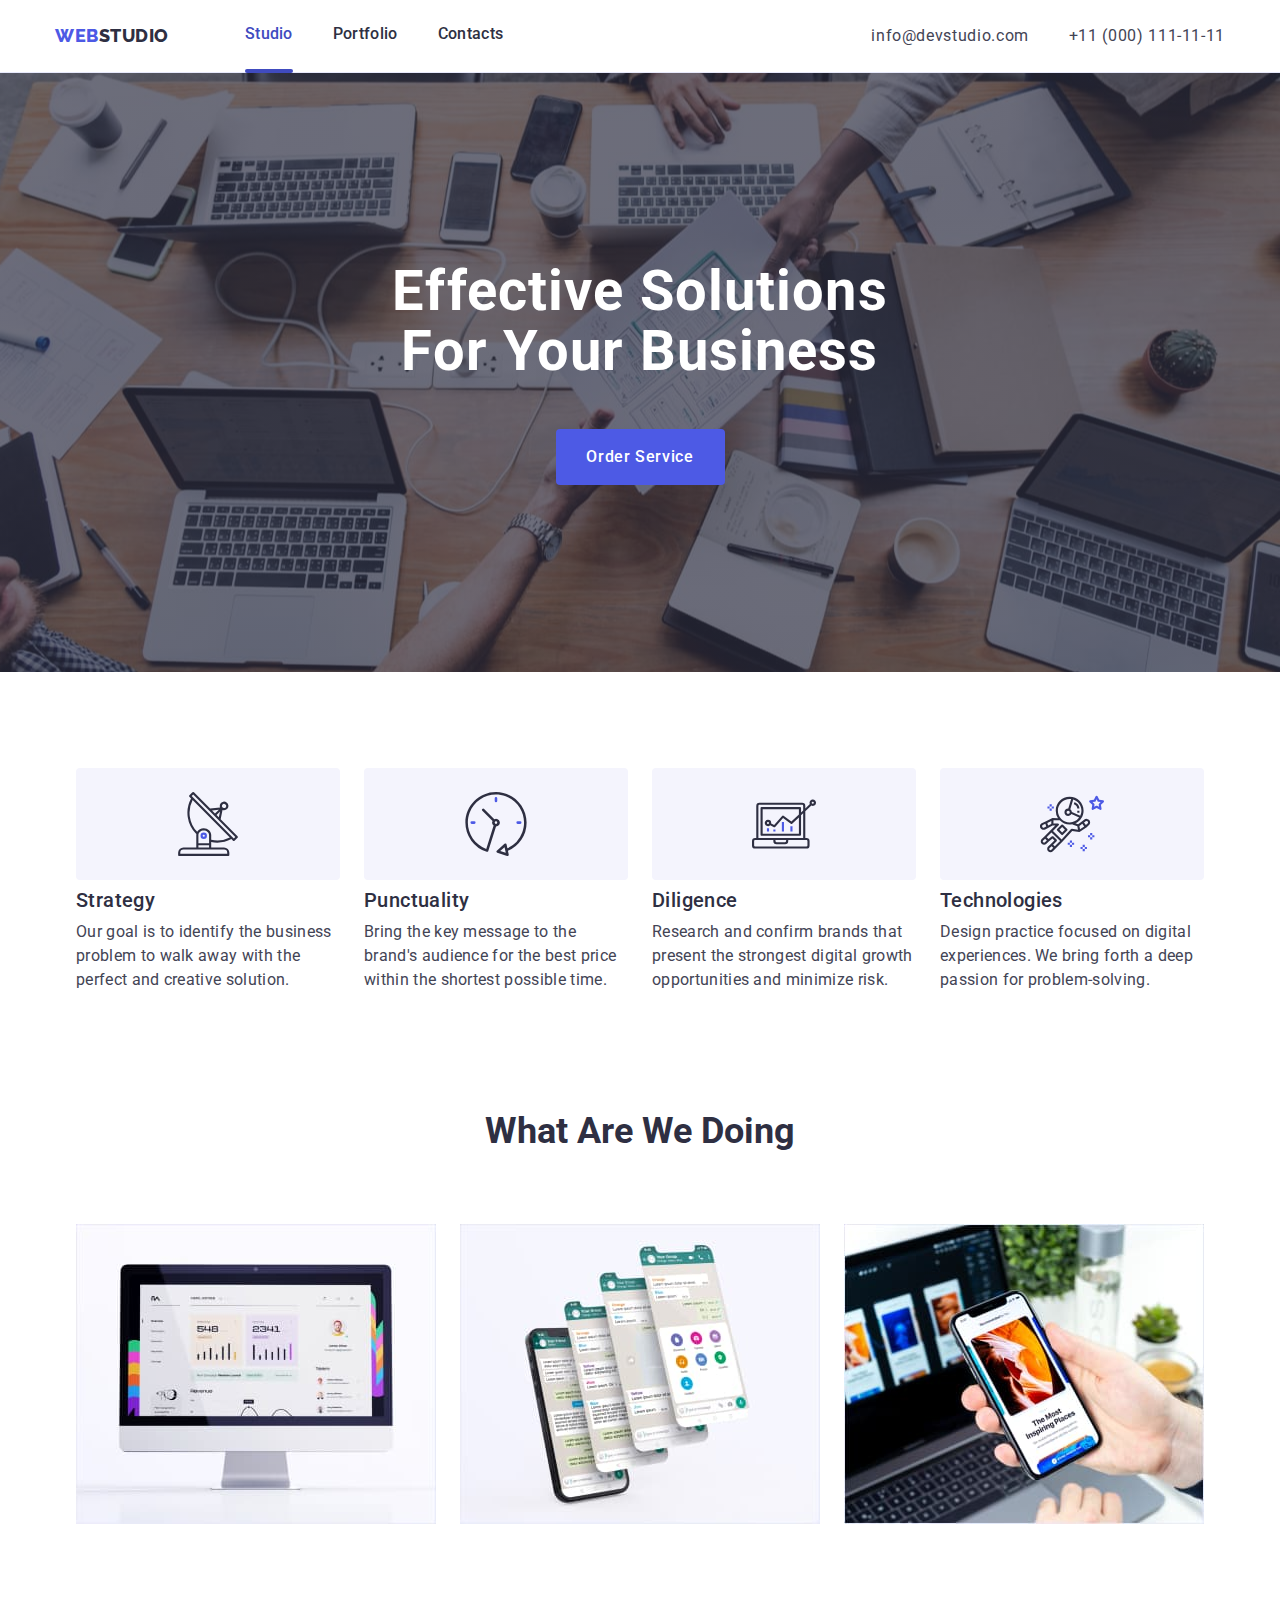
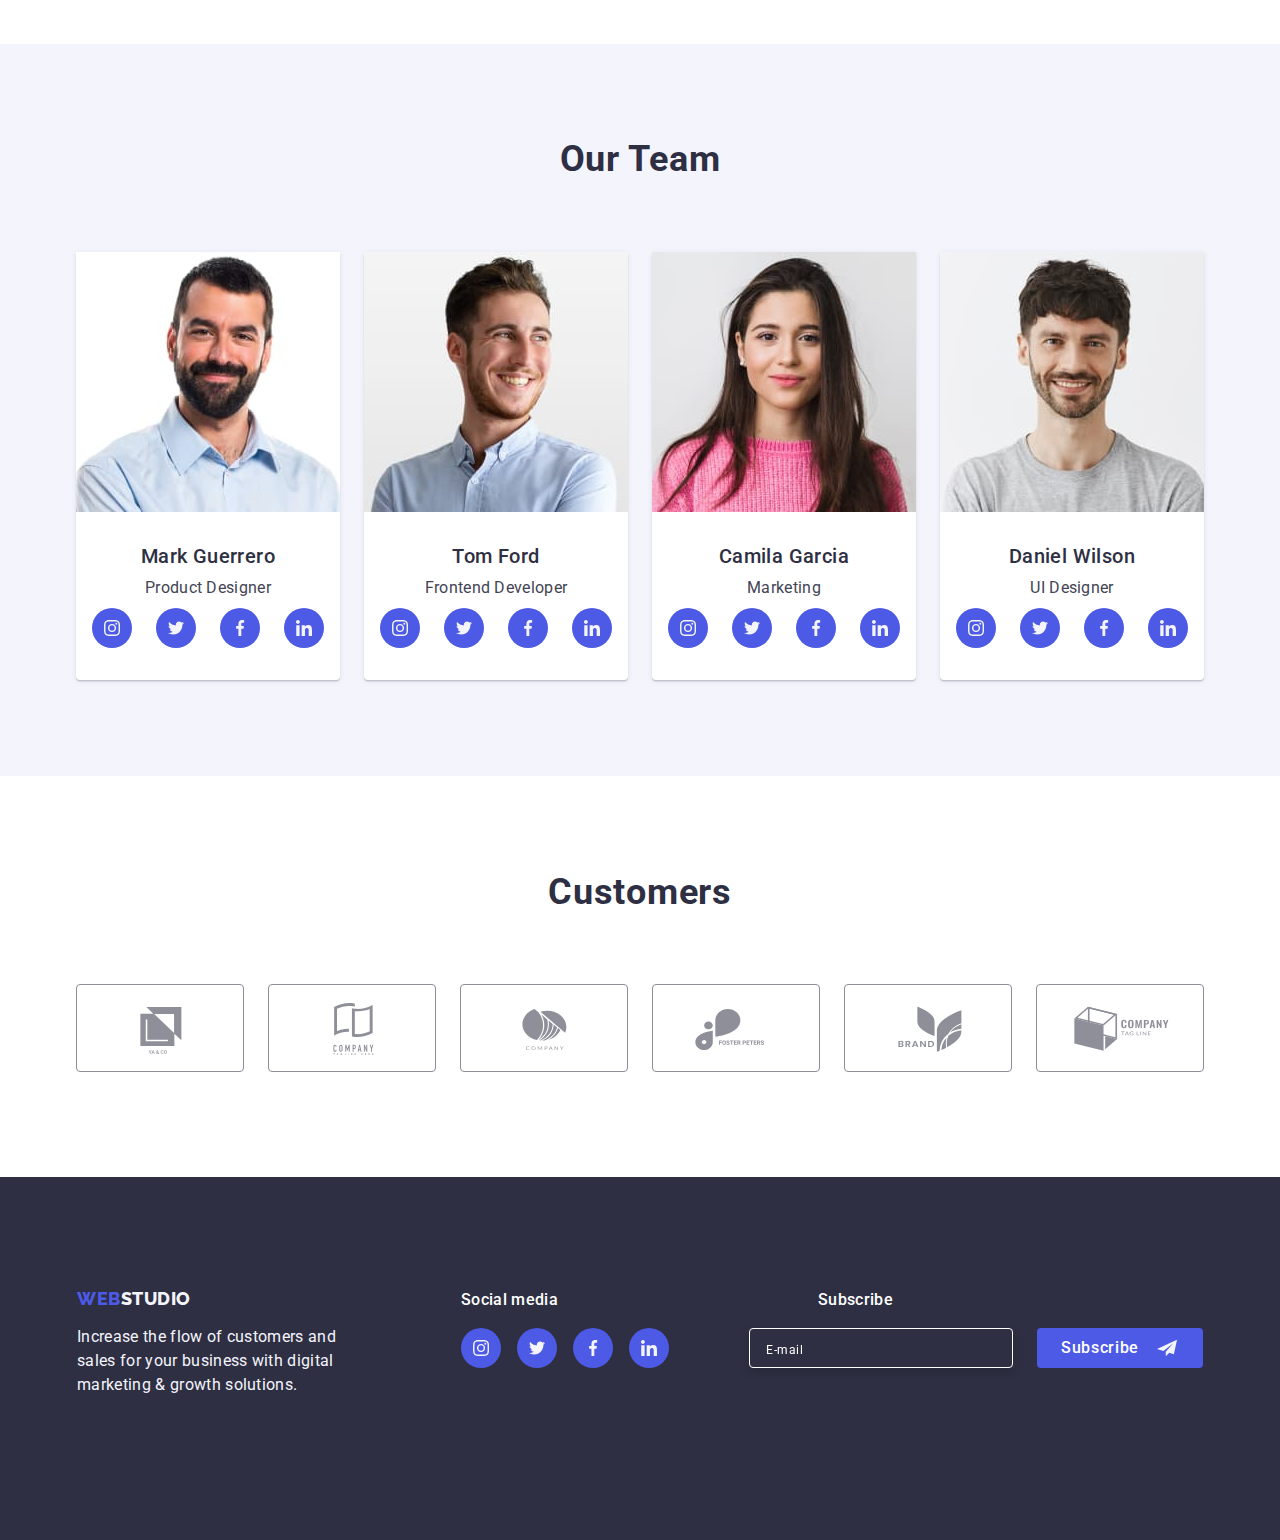
<file: index.html>
<!-- @format -->

<!DOCTYPE html>
<html lang="en">
  <head>
    <meta charset="UTF-8" />
    <meta http-equiv="X-UA-Compatible" content="IE=edge" />
    <meta name="viewport" content="width=device-width, initial-scale=1.0" />
    <title>Document</title>
    <link rel="stylesheet" href="./css/modern-normalize.css" />
    <link rel="stylesheet" href="./css/styles.css" />
    <link rel="preconnect" href="https://fonts.googleapis.com" />
    <link rel="preconnect" href="https://fonts.gstatic.com" crossorigin />
    <link
      href="https://fonts.googleapis.com/css2?family=Raleway:wght@800&family=Roboto:wght@400;500;700&display=swap"
      rel="stylesheet"
    />
  </head>
  <body class="body">
    <header class="header">
      <div class="header-container container">
        <nav class="header-nav">
          <a href="" class="header-logo link"
            >Web<span class="span-logo">Studio</span></a
          >
          <ul class="header-list list">
            <li class="header-item">
              <a href="./index.html" class="header-link link current">Studio</a>
            </li>
            <li class="header-item">
              <a href="./portfolio.html" class="header-link link">Portfolio</a>
            </li>
            <li class="header-item">
              <a href="" class="header-link link">Contacts</a>
            </li>
          </ul>
        </nav>
        <address class="header-connect">
          <ul class="header-connect-list list">
            <li class="header-connect-item">
              <a
                href="mailto:info@devstudio.com"
                class="header-connect-link link"
                >info@devstudio.com</a
              >
            </li>
            <li class="header-connect-item">
              <a href="tel:+110001111111" class="header-connect-link link"
                >+11 (000) 111-11-11</a
              >
            </li>
          </ul>
        </address>
        <button type="button" class="menu-open-btn" data-menu-open>
          <svg width="32" height="22" class="menu-open">
            <use href="./images/icons.svg#icon-burger-menu"></use>
          </svg>
        </button>
      </div>
      <div class="mob-menu is-hidden" data-menu>
        <button class="menu-close-btn" data-menu-close type="button">
          <svg width="16" height="16" class="menu-close-icon">
            <use href="./images/icons.svg#icon-close"></use>
          </svg>
        </button>
         <ul class="mob-menu-list list">
            <li class="mob-menu-item">
              <a href="./index.html" class="header-link link current">Studio</a>
            </li>
            <li class="mob-menu-item">
              <a href="./portfolio.html" class="header-link link">Portfolio</a>
            </li>
            <li class="mob-menu-item">
              <a href="" class="header-link link">Contacts</a>
            </li>
          </ul>
        </nav>
        <div>
          <address class="mob-menu-connect">
          <ul class="mob-menu-connect-list list">
             <li class="mob-menu-connect-item">
              <a href="tel:+110001111111" class="mob-menu-connect-link link"
                >+11 (000) 111-11-11</a
              >
            </li>
            <li class="mob-menu-connect-item">
              <a
                href="mailto:info@devstudio.com"
                class="mob-menu-mail-connect-link link"
                >info@devstudio.com</a
              >
            </li>
          </ul>
        </address>
          <ul class="mob-menu-list-svg list">
              <li class="mob-menu-item-svg">
                <a class="mob-menu-link-svg link" href="">
                  <svg width="16" height="16" class="mob-menu-ikon">
                    <use href="./images/icons.svg#icon-instagram"></use>
                  </svg>
                </a>
              </li>
              <li class="mob-menu-item-svg">
                <a class="mob-menu-link-svg link" href="">
                  <svg width="16" height="16" class="mob-menu-ikon">
                    <use href="./images/icons.svg#icon-twitter"></use>
                  </svg>
                </a>
              </li>
              <li class="mob-menu-item-svg">
                <a class="mob-menu-link-svg link" href="">
                  <svg width="16" height="16" class="mob-menu-ikon">
                    <use href="./images/icons.svg#icon-facebook"></use>
                  </svg>
                </a>
              </li>
              <li class="mob-menu-item-svg">
                <a class="mob-menu-link-svg link" href="">
                  <svg width="16" height="16" class="mob-menu-ikon">
                    <use href="./images/icons.svg#icon-linkedin"></use>
                  </svg>
                </a>
              </li>
            </ul>
        </div>
      </div>
      
    </header>
    <main>
      <section class="service">
        <div class="container">
          <h1 class="service-title">Effective Solutions for Your Business</h1>
          <button type="button" class="service-btn" data-modal-open>
            Order Service
          </button>
        </div>
      </section>
      <section class="skill">
        <div class="container">
          <h2 hidden class="skill-title">Your Business</h2>
          <ul class="skill-list list">
            <li class="skill-item">
               <div class="skill-svg">
                <svg width="64" heidth="64">
                  <use href="./images/icons.svg#icon-antenna"></use>
                </svg>
              </div>
              <h3 class="skill-title">Strategy</h3>
              <p class="skill-text">
                Our goal is to identify the business problem to walk away with
                the perfect and creative solution.
              </p>
            </li>
            <li class="skill-item">
               <div class="skill-svg">
                <svg width="64" heidth="64">
                  <use href="./images/icons.svg#icon-clock"></use>
                </svg>
              </div>
              <h3 class="skill-title">Punctuality</h3>
              <p class="skill-text">
                Bring the key message to the brand's audience for the best price
                within the shortest possible time.
              </p>
            </li>
            <li class="skill-item">
               <div class="skill-svg">
                <svg width="64" heidth="64">
                  <use href="./images/icons.svg#icon-diagram"></use>
                </svg>
              </div>
              <h3 class="skill-title">Diligence</h3>
              <p class="skill-text">
                Research and confirm brands that present the strongest digital
                growth opportunities and minimize risk.
              </p>
            </li>
            <li class="skill-item">
               <div class="skill-svg">
                <svg width="64" heidth="64">
                  <use href="./images/icons.svg#icon-astronaut"></use>
                </svg>
              </div>
              <h3 class="skill-title">Technologies</h3>
              <p class="skill-text">
                Design practice focused on digital experiences. We bring forth a
                deep passion for problem-solving.
              </p>
            </li>
          </ul>
        </div>
      </section>
      <section class="info">
        <div class="container">
          <h2 class="info-title">What are we doing</h2>
          <ul class="info-list list">
            <li class="info-item">
              <img
                src="./images/computer1.jpg"
                alt="ComputerApple"
                width="360"
                class="info-img"
              />
            </li>

            <li class="info-item">
              <img
                src="./images/watsapp.jpg"
                alt="WatsApp"
                width="360"
                class="info-img"
              />
            </li>
            <li class="info-item">
              <img
                src="./images/iphone.jpg"
                alt="Iphone"
                width="360"
                class="info-img"
              />
            </li>
          </ul>
        </div>
      </section>
      <section class="team">
        <div class="container">
          <h2 class="team-our-title">Our Team</h2>
          <ul class="team-list list">
            <li class="team-item">
              <img
                src="./images/markguerrero.jpg"
                alt="Mark Guerrero"
                width="264"
                class="info-img"
              />
              <div class="container-team">
                <h3 class="team-title">Mark Guerrero</h3>
                <p class="team-text">Product Designer</p>
                <ul class="team-list-svg list">
                  <li class="team-item-svg">
                    <a class="team-link-svg link" href="">
                      <svg width="16" height="16" class="team-ikon">
                        <use href="./images/icons.svg#icon-instagram"></use>
                      </svg>
                    </a>
                  </li>
                  <li class="team-item-svg">
                    <a class="team-link-svg link" href="">
                      <svg width="16" height="16" class="team-ikon">
                        <use href="./images/icons.svg#icon-twitter"></use>
                      </svg>
                    </a>
                  </li>
                  <li class="team-item-svg">
                    <a class="team-link-svg link" href="">
                      <svg width="16" height="16" class="team-ikon">
                        <use href="./images/icons.svg#icon-facebook"></use>
                      </svg>
                    </a>
                  </li>
                  <li class="team-item-svg">
                    <a class="team-link-svg link" href="">
                      <svg width="16" height="16" class="team-ikon">
                        <use href="./images/icons.svg#icon-linkedin"></use>
                      </svg>
                    </a>
                  </li>
                </ul>
              </div>
            </li>
            <li class="team-item">
              <img src="./images/tomford.jpg" alt="Tom Ford" width="264" />
              <div class="container-team">
                <h3 class="team-title">Tom Ford</h3>
                <p class="team-text">Frontend Developer</p>
                <ul class="team-list-svg list">
                  <li class="team-item-svg">
                    <a class="team-link-svg link" href="">
                      <svg width="16" height="16" class="team-ikon">
                        <use href="./images/icons.svg#icon-instagram"></use>
                      </svg>
                    </a>
                  </li>
                  <li class="team-item-svg">
                    <a class="team-link-svg link" href="">
                      <svg width="16" height="16" class="team-ikon">
                        <use href="./images/icons.svg#icon-twitter"></use>
                      </svg>
                    </a>
                  </li>
                  <li class="team-item-svg">
                    <a class="team-link-svg link" href="">
                      <svg width="16" height="16" class="team-ikon">
                        <use href="./images/icons.svg#icon-facebook"></use>
                      </svg>
                    </a>
                  </li>
                  <li class="team-item-svg">
                    <a class="team-link-svg link" href="">
                      <svg width="16" height="16" class="team-ikon">
                        <use href="./images/icons.svg#icon-linkedin"></use>
                      </svg>
                    </a>
                  </li>
                </ul>
              </div>
            </li>
            <li class="team-item">
              <img
                src="./images/camilagarcia.jpg"
                alt="Camila Garcia"
                width="264"
              />
              <div class="container-team">
                <h3 class="team-title">Camila Garcia</h3>
                <p class="team-text">Marketing</p>
                <ul class="team-list-svg list">
                  <li class="team-item-svg">
                    <a class="team-link-svg link" href="">
                      <svg width="16" height="16" class="team-ikon">
                        <use href="./images/icons.svg#icon-instagram"></use>
                      </svg>
                    </a>
                  </li>
                  <li class="team-item-svg">
                    <a class="team-link-svg link" href="">
                      <svg width="16" height="16" class="team-ikon">
                        <use href="./images/icons.svg#icon-twitter"></use>
                      </svg>
                    </a>
                  </li>
                  <li class="team-item-svg">
                    <a class="team-link-svg link" href="">
                      <svg width="16" height="16" class="team-ikon">
                        <use href="./images/icons.svg#icon-facebook"></use>
                      </svg>
                    </a>
                  </li>
                  <li class="team-item-svg">
                    <a class="team-link-svg link" href="">
                      <svg width="16" height="16" class="team-ikon">
                        <use href="./images/icons.svg#icon-linkedin"></use>
                      </svg>
                    </a>
                  </li>
                </ul>
              </div>
            </li>
            <li class="team-item">
              <img
                src="./images/danielwilson.jpg"
                alt="Daniel Wilson"
                width="264"
              />
              <div class="container-team">
                <h3 class="team-title">Daniel Wilson</h3>
                <p class="team-text">UI Designer</p>
                <ul class="team-list-svg list">
                  <li class="team-item-svg">
                    <a class="team-link-svg link" href="">
                      <svg width="16" height="16" class="team-ikon">
                        <use href="./images/icons.svg#icon-instagram"></use>
                      </svg>
                    </a>
                  </li>
                  <li class="team-item-svg">
                    <a class="team-link-svg link" href="">
                      <svg width="16" height="16" class="team-ikon">
                        <use href="./images/icons.svg#icon-twitter"></use>
                      </svg>
                    </a>
                  </li>
                  <li class="team-item-svg">
                    <a class="team-link-svg link" href="">
                      <svg width="16" height="16" class="team-ikon">
                        <use href="./images/icons.svg#icon-facebook"></use>
                      </svg>
                    </a>
                  </li>
                  <li class="team-item-svg">
                    <a class="team-link-svg link" href="">
                      <svg width="16" height="16" class="team-ikon">
                        <use href="./images/icons.svg#icon-linkedin"></use>
                      </svg>
                    </a>
                  </li>
                </ul>
              </div>
            </li>
          </ul>
        </div>
      </section>
      <section class="customers">
        <div class="container">
          <h2 class="customers-title">Customers</h2>
          <ul class="customers-list list">
            <li class="customers-item">
              <a href="" class="customers-link">
                <svg width="104" height="56" class="customers-ikon">
                  <use
                    href="./images/icons.svg#icon-logo1"
                    class="customers-use-svg"
                  ></use>
                </svg>
              </a>
            </li>
            <li class="customers-item">
              <a href="" class="customers-link">
                <svg width="104" height="56" class="customers-ikon">
                  <use
                    href="./images/icons.svg#icon-logo2"
                    class="customers-use-svg"
                  ></use>
                </svg>
              </a>
            </li>
            <li class="customers-item">
              <a href="" class="customers-link">
                <svg width="104" height="56" class="customers-ikon">
                  <use
                    href="./images/icons.svg#icon-logo3"
                    class="customers-use-svg"
                  ></use>
                </svg>
              </a>
            </li>
            <li class="customers-item">
              <a href="" class="customers-link">
                <svg width="104" height="56" class="customers-ikon">
                  <use
                    href="./images/icons.svg#icon-logo4"
                    class="customers-use-svg"
                  ></use>
                </svg>
              </a>
            </li>
            <li class="customers-item">
              <a href="" class="customers-link">
                <svg width="104" height="56" class="customers-ikon">
                  <use
                    href="./images/icons.svg#icon-logo5"
                    class="customers-use-svg"
                  ></use>
                </svg>
              </a>
            </li>
            <li class="customers-item">
              <a href="" class="customers-link">
                <svg width="104" height="56" class="customers-ikon">
                  <use
                    href="./images/icons.svg#icon-logo6"
                    class="customers-use-svg"
                  ></use>
                </svg>
              </a>
            </li>
          </ul>
        </div>
      </section>
    </main>
    <footer class="footer">
      <div class="container-footer container">
        <div class="container-footer-info">
          <div class="container-footer-logo">
            <a href="./index.html" class="footer-logo link"
              >Web<span class="footer-span">Studio</span></a
            >
            <p class="footer-text">
              Increase the flow of customers and sales for your business with
              digital marketing & growth solutions.
            </p>
          </div>
          <div class="container-footer-content">
            <h3 class="footer-title">Social media</h3>
            <ul class="footer-list-svg list">
              <li class="footer-item-svg">
                <a class="footer-link-svg link" href="">
                  <svg width="16" height="16" class="footer-ikon">
                    <use href="./images/icons.svg#icon-instagram"></use>
                  </svg>
                </a>
              </li>
              <li class="footer-item-svg">
                <a class="footer-link-svg link" href="">
                  <svg width="16" height="16" class="footer-ikon">
                    <use href="./images/icons.svg#icon-twitter"></use>
                  </svg>
                </a>
              </li>
              <li class="footer-item-svg">
                <a class="footer-link-svg link" href="">
                  <svg width="16" height="16" class="footer-ikon">
                    <use href="./images/icons.svg#icon-facebook"></use>
                  </svg>
                </a>
              </li>
              <li class="footer-item-svg">
                <a class="footer-link-svg link" href="">
                  <svg width="16" height="16" class="footer-ikon">
                    <use href="./images/icons.svg#icon-linkedin"></use>
                  </svg>
                </a>
              </li>
            </ul>
          </div>
        </div>
        <div class="footer-container-form">
          <h3 class="footer-title-sub">Subscribe</h3>
          <form class="footer-form">
            <div class="footer-container-name">
              <input
                type="text"
                class="footer-input"
                id="footer-e-mail"
                name="footer-e-mail"
                required
                placeholder="E-mail"
              />
              <button type="submit" class="footer-button">
                Subscribe
                <svg width="24" height="20" class="footer-svg-fly">
                  <use href="./images/icons.svg#icon-fly"></use>
                </svg>
              </button>
            </div>
          </form>
        </div>
      </div>
    </footer>
    <div class="backdrop is-hidden" data-modal>
      <div class="modal">
        <button type="button" class="modal-btn" data-modal-close>
          <svg class="close-svg">
            <use href="./images/icons.svg#icon-close"></use>
          </svg>
        </button>
        <p class="modal-title">Leave your contacts and we will call you back</p>
        <form class="modal-form">
          <div class="container-footer-form">
            <label class="modal-label-content">
              <span class="modal-label-text">Name</span>
              <div class="container-footer-input">
                <input type="text" class="modal-input" name="user-name" />
                <svg class="modal-input-icon" width="18" heidth="18">
                  <use href="./images/icons.svg#icon-person-modal"></use>
                </svg>
              </div>
            </label>
          </div>
          <div class="container-footer-form">
            <label class="modal-label-content">
              <span class="modal-label-text">Phone</span>
              <div class="container-footer-input">
                <input type="text" class="modal-input" name="user-phone" />
                <svg class="modal-input-icon" width="18" heidth="18">
                  <use href="./images/icons.svg#icon-phone-modal"></use>
                </svg>
              </div>
            </label>
          </div>
          <div class="container-footer-form">
            <label class="modal-label-content">
              <span class="modal-label-text">Email</span>
              <div class="container-footer-input">
                <input type="text" class="modal-input" name="user-email" />
                <svg class="modal-input-icon" width="18" heidth="18">
                  <use href="./images/icons.svg#icon-email-modal"></use>
                </svg>
              </div>
            </label>
          </div>
          <div class="container-footer-form">
            <label class="modal-label-content" for="user-comment">
              Comment
            </label>
            <textarea
              name="user-comment"
              id="user-comment"
              class="modal-textarea"
              placeholder="Text input"
            ></textarea>
          </div>
          <div class="modal-field">
            <input
              class="modal-check visually-hidden"
              type="checkbox"
              id="privacy"
              name="user-privacy"
              value="true"
            />
            <label for="privacy" class="check-text"
              >I accept the terms and conditions of the
              <a href="" class="policy">Privacy Policy</a></label
            >
          </div>
          <button type="submit" class="modal-btn-send">Send</button>
        </form>
      </div>
    </div>
    <script src="./js/modal.js"></script>
    <script src="./js/menu.js"></script>
  </body>
</html>
</file>
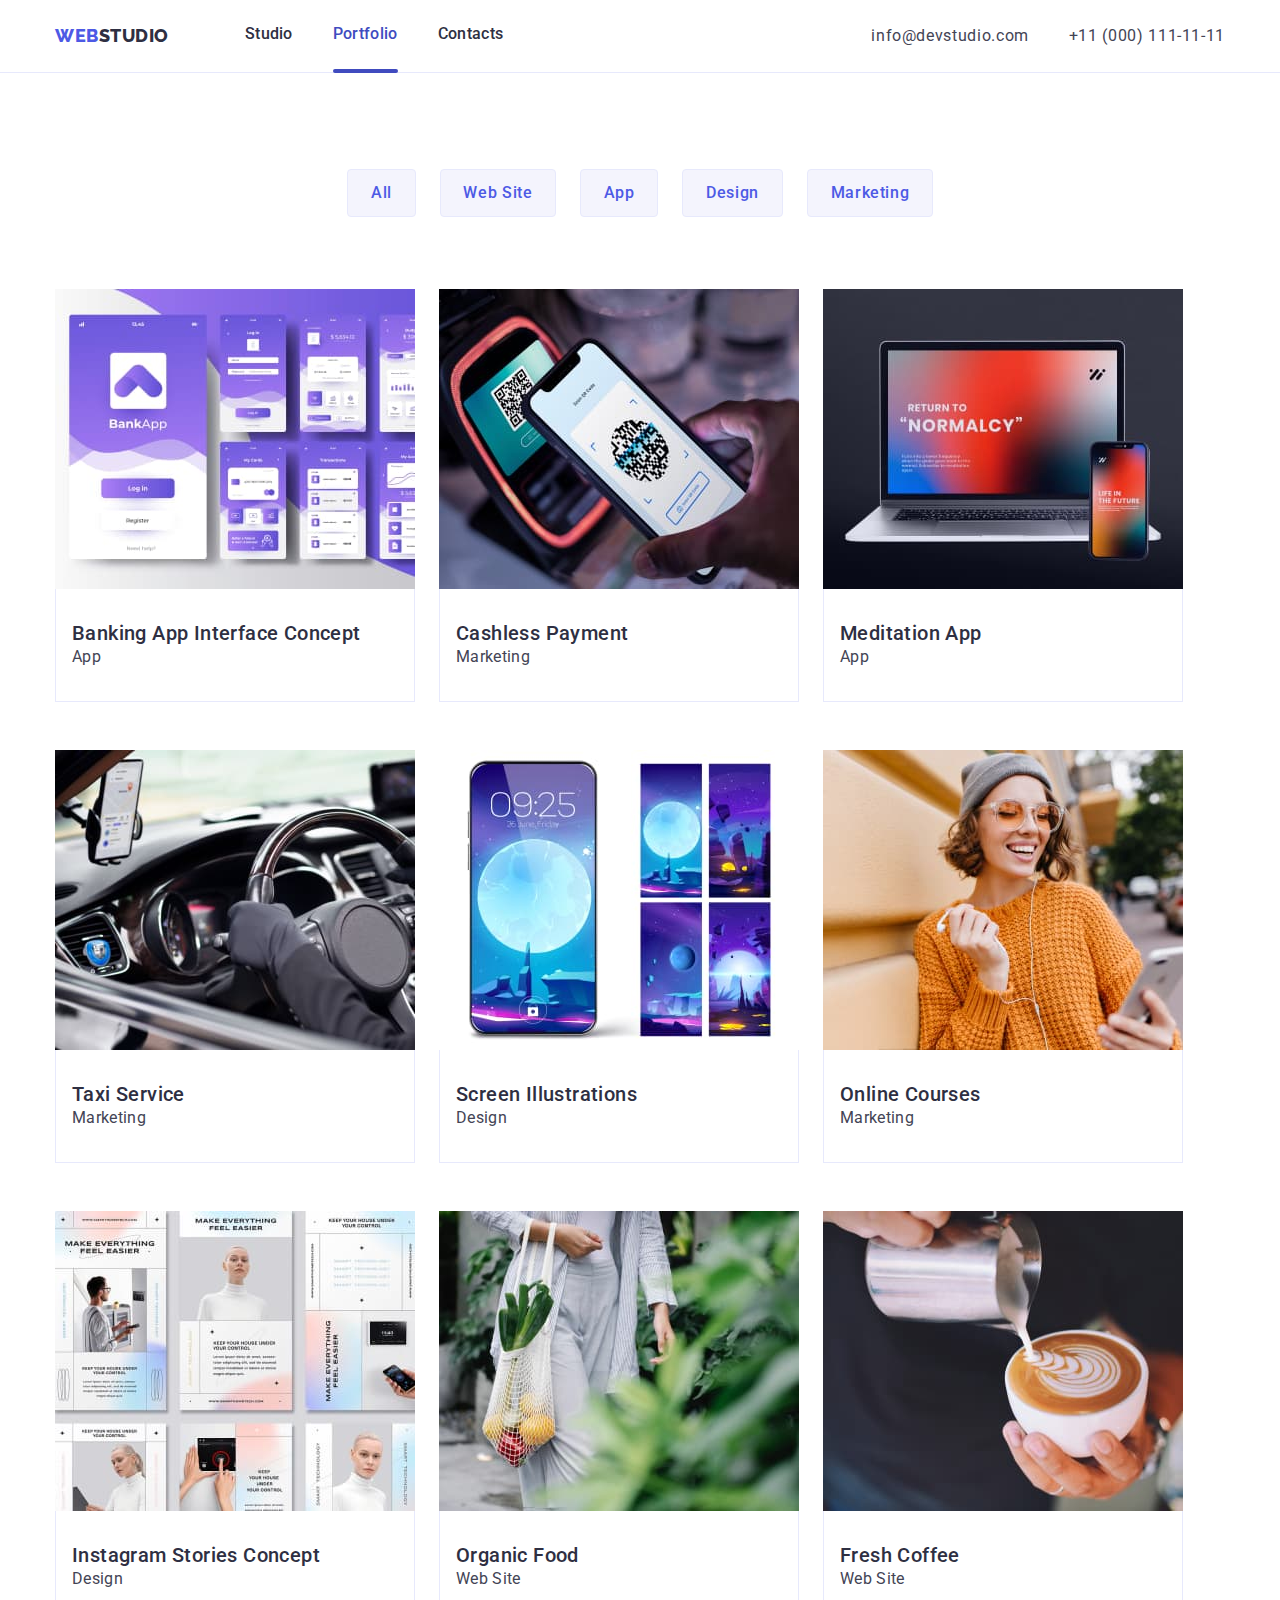
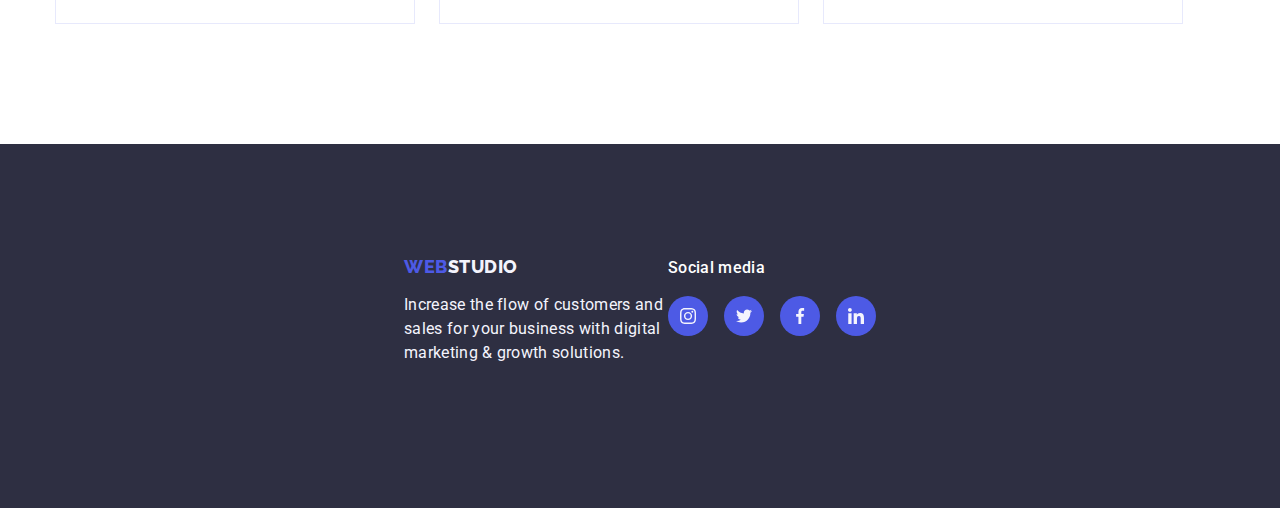
<file: portfolio.html>
<!-- @format -->

<!DOCTYPE html>
<html lang="en">
  <head>
    <meta charset="UTF-8" />
    <meta http-equiv="X-UA-Compatible" content="IE=edge" />
    <meta name="viewport" content="width=device-width, initial-scale=1.0" />
    <title>Document</title>
    <link rel="stylesheet" href="./css/modern-normalize.css" />
    <link rel="stylesheet" href="./css/styles.css" />
    <link rel="preconnect" href="https://fonts.googleapis.com" />
    <link rel="preconnect" href="https://fonts.gstatic.com" crossorigin />
    <link
      href="https://fonts.googleapis.com/css2?family=Raleway:wght@800&family=Roboto:wght@400;500;700&display=swap"
      rel="stylesheet"
    />
  </head>
  <body>
    <header class="header">
      <div class="header-container container">
        <nav class="header-nav">
          <a href="" class="header-logo link"
            >Web<span class="span-logo">Studio</span></a
          >
          <ul class="header-list list">
            <li class="header-item">
              <a href="./index.html" class="header-link link">Studio</a>
            </li>
            <li class="header-item">
              <a href="./portfolio.html" class="header-link link current"
                >Portfolio</a
              >
            </li>
            <li class="header-item">
              <a href="" class="header-link link">Contacts</a>
            </li>
          </ul>
        </nav>
        <address class="header-connect">
          <ul class="header-connect-list list">
            <li class="header-connect-item">
              <a
                href="mailto:info@devstudio.com"
                class="header-connect-link link"
                >info@devstudio.com</a
              >
            </li>
            <li class="header-connect-item">
              <a href="tel:+110001111111" class="header-connect-link link"
                >+11 (000) 111-11-11</a
              >
            </li>
          </ul>
        </address>
      </div>
    </header>
    <main>
      <section class="serch">
        <div class="container">
          <h1 hidden class="serch-title">Serch</h1>
          <ul class="serch-list list">
            <li class="serch-item">
              <button type="button" class="serch-btn btn-all">All</button>
            </li>
            <li class="serch-item">
              <button type="button" class="serch-btn btn-web">Web Site</button>
            </li>
            <li class="serch-item">
              <button type="button" class="serch-btn btn-app">App</button>
            </li>
            <li class="serch-item">
              <button type="button" class="serch-btn btn-des">Design</button>
            </li>
            <li class="serch-item">
              <button type="button" class="serch-btn btn-mark">
                Marketing
              </button>
            </li>
          </ul>
          <ul class="catalog-list list">
            <li class="catalog-item">
              <a href="" class="catalog-link link">
                <div class="catalog-cover-container">
                  <img
                    src="./images/bankingapp.jpg"
                    alt="bankingapp"
                    width="360"
                  />
                  <p class="catalog-cover-text">
                    14 Stylish and User-Friendly App Design Concepts · Task
                    Manager App · Calorie Tracker App · Exotic Fruit Ecommerce
                    App · Cloud Storage App
                  </p>
                </div>
                <div class="container-catalog">
                  <h2 class="catalog-title">Banking App Interface Concept</h2>
                  <p class="catalog-text">App</p>
                </div></a
              >
            </li>
            <li class="catalog-item">
              <a href="" class="catalog-link link">
                <div class="catalog-cover-container">
                  <img
                    src="./images/cashlespayment.jpg"
                    alt="cashlespayment"
                    width="360"
                  />
                  <p class="catalog-cover-text">
                    14 Stylish and User-Friendly App Design Concepts · Task
                    Manager App · Calorie Tracker App · Exotic Fruit Ecommerce
                    App · Cloud Storage App
                  </p>
                </div>
                <div class="container-catalog">
                  <h2 class="catalog-title">Cashless Payment</h2>
                  <p class="catalog-text">Marketing</p>
                </div></a
              >
            </li>
            <li class="catalog-item">
              <a href="" class="catalog-link link">
                <div class="catalog-cover-container">
                  <img
                    src="./images/meditaionapp.jpg"
                    alt="meditaionapp"
                    width="360"
                  />
                  <p class="catalog-cover-text">
                    14 Stylish and User-Friendly App Design Concepts · Task
                    Manager App · Calorie Tracker App · Exotic Fruit Ecommerce
                    App · Cloud Storage App
                  </p>
                </div>
                <div class="container-catalog">
                  <h2 class="catalog-title">Meditation App</h2>
                  <p class="catalog-text">App</p>
                </div></a
              >
            </li>
            <li class="catalog-item">
              <a href="" class="catalog-link link">
                <div class="catalog-cover-container">
                  <img
                    src="./images/taxiservice.jpg"
                    alt="taxiservice"
                    width="360"
                  />
                  <p class="catalog-cover-text">
                    14 Stylish and User-Friendly App Design Concepts · Task
                    Manager App · Calorie Tracker App · Exotic Fruit Ecommerce
                    App · Cloud Storage App
                  </p>
                </div>
                <div class="container-catalog">
                  <h2 class="catalog-title">Taxi Service</h2>
                  <p class="catalog-text">Marketing</p>
                </div></a
              >
            </li>
            <li class="catalog-item">
              <a href="" class="catalog-link link">
                <div class="catalog-cover-container">
                  <img
                    src="./images/screenillustrations.jpg"
                    alt="screenillustrations"
                    width="360px"
                  />
                  <p class="catalog-cover-text">
                    14 Stylish and User-Friendly App Design Concepts · Task
                    Manager App · Calorie Tracker App · Exotic Fruit Ecommerce
                    App · Cloud Storage App
                  </p>
                </div>
                <div class="container-catalog">
                  <h2 class="catalog-title">Screen Illustrations</h2>
                  <p class="catalog-text">Design</p>
                </div></a
              >
            </li>
            <li class="catalog-item">
              <a href="" class="catalog-link link">
                <div class="catalog-cover-container">
                  <img
                    src="./images/onlinecourses.jpg"
                    alt="onlinecourses"
                    width="360"
                  />
                  <p class="catalog-cover-text">
                    14 Stylish and User-Friendly App Design Concepts · Task
                    Manager App · Calorie Tracker App · Exotic Fruit Ecommerce
                    App · Cloud Storage App
                  </p>
                </div>
                <div class="container-catalog">
                  <h2 class="catalog-title">Online Courses</h2>
                  <p class="catalog-text">Marketing</p>
                </div></a
              >
            </li>
            <li class="catalog-item">
              <a href="" class="catalog-link link">
                <div class="catalog-cover-container">
                  <img
                    src="./images/instagramstoriesconcept.jpg"
                    alt="instagramstoriesconcept"
                    width="360"
                  />
                  <p class="catalog-cover-text">
                    14 Stylish and User-Friendly App Design Concepts · Task
                    Manager App · Calorie Tracker App · Exotic Fruit Ecommerce
                    App · Cloud Storage App
                  </p>
                </div>
                <div class="container-catalog">
                  <h2 class="catalog-title">Instagram Stories Concept</h2>
                  <p class="catalog-text">Design</p>
                </div></a
              >
            </li>
            <li class="catalog-item">
              <a href="" class="catalog-link link">
                <div class="catalog-cover-container">
                  <img
                    src="./images/organicfood.jpg"
                    alt="organicfood"
                    width="360"
                  />
                  <p class="catalog-cover-text">
                    14 Stylish and User-Friendly App Design Concepts · Task
                    Manager App · Calorie Tracker App · Exotic Fruit Ecommerce
                    App · Cloud Storage App
                  </p>
                </div>
                <div class="container-catalog">
                  <h2 class="catalog-title">Organic Food</h2>
                  <p class="catalog-text">Web Site</p>
                </div></a
              >
            </li>
            <li class="catalog-item">
              <a href="" class="catalog-link link">
                <div class="catalog-cover-container">
                  <img
                    src="./images/freshcoffee.jpg"
                    alt="freshcoffee"
                    width="360"
                  />
                  <p class="catalog-cover-text">
                    14 Stylish and User-Friendly App Design Concepts · Task
                    Manager App · Calorie Tracker App · Exotic Fruit Ecommerce
                    App · Cloud Storage App
                  </p>
                </div>
                <div class="container-catalog">
                  <h2 class="catalog-title">Fresh Coffee</h2>
                  <p class="catalog-text">Web Site</p>
                </div></a
              >
            </li>
          </ul>
        </div>
      </section>
    </main>
    <footer class="footer">
      <div class="container-footer container">
        <div class="container-footer-logo">
          <a href="./index.html" class="footer-logo link"
            >Web<span class="footer-span">Studio</span></a
          >
          <p class="footer-text">
            Increase the flow of customers and sales for your business with
            digital marketing & growth solutions.
          </p>
        </div>
        <div class="container-footer-content">
          <h3 class="footer-title">Social media</h3>
          <ul class="footer-list-svg list">
            <li class="footer-item-svg">
              <a class="footer-link-svg link" href="">
                <svg width="16" height="16" class="footer-ikon">
                  <use href="./images/icons.svg#icon-instagram"></use>
                </svg>
              </a>
            </li>
            <li class="footer-item-svg">
              <a class="footer-link-svg link" href="">
                <svg width="16" height="16" class="footer-ikon">
                  <use href="./images/icons.svg#icon-twitter"></use>
                </svg>
              </a>
            </li>
            <li class="footer-item-svg">
              <a class="footer-link-svg link" href="">
                <svg width="16" height="16" class="footer-ikon">
                  <use href="./images/icons.svg#icon-facebook"></use>
                </svg>
              </a>
            </li>
            <li class="footer-item-svg">
              <a class="footer-link-svg link" href="">
                <svg width="16" height="16" class="footer-ikon">
                  <use href="./images/icons.svg#icon-linkedin"></use>
                </svg>
              </a>
            </li>
          </ul>
        </div>
      </div>
    </footer>
  </body>
</html>
</file>
<file: css/styles.css>
body{
    font-family: "Roboto", sans-serif;
    color: #434455;
    background-color: #FFFFFF;
}
img {
    display: block;
    width: 100%;
    height: auto;
}
.visually-hidden {
    position: absolute;
    width: 1px;
    height: 1px;
    margin: -1px;
    border: 0;
    padding: 0;

    white-space: nowrap;
    clip-path: inset(100%);
    clip: rect(0 0 0 0);
    overflow: hidden;
}
/* .section{
    padding: 96px;
} */
/*-------------------HEADER------------------*/
.link{
    text-decoration: none;
}

.list{
    list-style: none;
    padding: 0;
    margin: 0;
}
.header {
    font-style: normal;
    border-bottom: 1px solid #E7E9FC;
    margin: 0 auto;
}
.header-container {
    display: flex;
    align-items: center;
    max-width: 1440px;
    height: 72px;
}
.header-list{
    display: none;
}
.header-connect{
    display: none;
}
.container {
    width: 100%;
    padding-left: 15px;
    padding-right: 15px;
    margin: 0px auto;
}
.header-nav {
    display: flex;
    align-items: center;
    margin-right: auto;
}
.header-logo {
    font-family: 'Raleway', sans-serif;
    font-style: normal;
    font-weight: 800;
    font-size: 18px;
    line-height: 1.17;
    display: flex;
    align-items: center;
    letter-spacing: 0.03em;
    text-transform: uppercase;
    color: #4d5ae5;
    flex: none;
    order: 0;
    flex-grow: 0;
    margin-right: 76px;
}
.menu-open-btn{
    border: none;
    background-color: transparent;
    width: 40px;
    height: 40px;
}
.menu-open{
    stroke: black;
}
.mob-menu {
    position: fixed;
    top: 0;
    z-index: 1;
    width: 100%;
    height: 100%;
    background-color: #FFFFFF;
    padding: 0px 30px 48px 40px;
    display: flex;
    flex-direction: column;
    justify-content: space-between;
    overflow: auto;
    flex-direction: column;  
}

.menu-close-btn {
    display: block;
    margin-left: auto;
    margin-bottom: 32px;
    box-sizing: border-box;
    right: 0%;
    top: 0%;
    bottom: 0%;
    background: #E7E9FC;
    border: 1px solid #2E2F42;
    border-radius: 50%;
    width: 24px;
    height: 24px;
    margin-top: 24px;
}

.menu-close-icon {
    width: 8px;
    height: 8px;
    display: block;
    position: static;
    margin: 0 auto;
    display: block;
}

.mob-menu-list {
    
}

.list {}

.mob-menu-item:not(:last-child) {
    margin-bottom: 40px;
}

.header-link {
    font-family: 'Roboto';
    font-style: normal;
    font-weight: 700;
    font-size: 36px;
    line-height: 40px;
    letter-spacing: 0.02em;
    text-transform: capitalize;    
    color: #2E2F42;
    flex: none;
    order: 1;
    flex-grow: 0;
}

.link {
}

.current {}

.mob-menu-connect {}

.mob-menu-connect-list {
    
}

.mob-menu-connect-item {
    margin-bottom: 40px;
}

.mob-menu-connect-link {
    font-family: 'Roboto';
        font-style: normal;
        font-weight: 700;
        font-size: 36px;
        line-height: 40px;
        letter-spacing: 0.02em;
        text-transform: capitalize;
        color: #4D5AE5;
        flex: none;
        order: 0;
        flex-grow: 0;
}
.mob-menu-mail-connect-link{
font-family: 'Roboto';
    font-style: normal;
    font-weight: 500;
    font-size: 20px;
    line-height: 24px;
    letter-spacing: 0.02em;
    color: #434455;
    flex: none;
    order: 1;
    flex-grow: 0;
}
.mob-menu-list-svg {
    display: flex;
    gap: 48px;
    justify-content: center;
}

.list {}

.mob-menu-item-svg {
}

.mob-menu-link-svg {
    background-color: #4D5AE5;
    border-radius: 50%;
    display: flex;
    align-items: center;
    justify-content: center;
    width: 40px;
    height: 40px;
}

.link {}

.mob-menu-ikon {}



.span-logo {
    color:#2E2F42;
    order: 0;
}

/*-------------------HEADER END------------------*/
.service {
    background-position: center;
    display: block;
    margin: 0 auto;
    background-color: #2e2f42;
    text-align: center;
    background-image: linear-gradient(rgba(46, 47, 66, 0.7), rgba(46, 47, 66, 0.7)), url(../images/peopleofficemobile.jpg);
    background-repeat: no-repeat;
    width: 100%;
    height: 432px;
}

.service-title {
    font-family: 'Roboto' sans-serif;
    font-style: normal;
    font-weight: 700;
    font-size: 36px;
    line-height: 40px;
    text-align: center;
    letter-spacing: 0.02em;
    text-transform: capitalize;
    color: #FFFFFF;
    margin: 0px 39px 0px 39px;
    padding-top: 112px;
}

.service-btn {
    font-family: "Roboto", sans-serif;
    min-width: 169px;
    height: 56px;
    margin-top: 72px;
    font-weight: 500;
    font-size: 16px;
    line-height: 1.5;
    letter-spacing: 0.04em;
    color: #ffffff;
    cursor: pointer;
    background: #4D5AE5;
    border-radius: 4px;
    border: none;
    transition: background-color 250ms cubic-bezier(0.4, 0, 0.2, 1), box-shadow 250ms cubic-bezier(0.4, 0, 0.2, 1);
}
.service-btn:hover{
    box-shadow: 0px 4px 4px rgba(0, 0, 0, 0.15);
    background-color: #404BBF;
    
}

.skill {
    display: flex;
    flex-direction: column;
    align-items: flex-start;
    padding-top: 96px;
    gap: 72px;
}

.skill-title {
    font-family: 'Roboto' sans-serif;
    font-style: normal;
    font-weight: 700;
    font-size: 36px;
    line-height: 40px;
    text-align: center;
    letter-spacing: 0.02em;
    text-transform: capitalize;
    color: #2E2F42;
    flex: none;
    order: 0;
    align-self: stretch;
    flex-grow: 0;
    margin: 0px;
}

.skill-list {
    display: flex;
    gap: 72px;
    flex-wrap: wrap;
}

.skill-item {
    width: 100%;
    display: flex;
    flex-direction: column;
    align-items: flex-start;
    padding: 0px;
    gap: 8px;
    flex: none;
    order: 0;
    flex-grow: 0;
}
.skill-svg {
    width: 264px;
    height: 112px;
    background: #F4F4FD;
    border-radius: 4px;
    text-align: center;
    padding: 24px;
    display: flex;
    justify-content: center;
    display: none;
}

.skill-text {
    font-family: 'Roboto' sans-serif;
    font-style: normal;
    font-weight: 500;
    font-size: 16px;
    line-height: 24px;
    letter-spacing: 0.02em;
    color: #434455;
    flex: none;
    order: 1;
    align-self: stretch;
    flex-grow: 0;
    margin: 0px;
}

.info {
    padding-bottom: 120px;
    
}

.info-title {
    font-size: 36px;
    line-height: 1.11;
    text-align: center;
    text-transform: capitalize;
    color: #2e2f42;
    margin: 0 0 72px 0;
    display: none;
}

.info-list {
    display: flex;
    gap: 24px;
    
}

.info-item {
    display: none;
}
.info-img {
    display: block;
    width: 100%;
    height: auto;
}

.team {
    background: #F4F4FD;
    padding-top: 120px;
    padding-bottom: 120px;
}

.team-our-title {
    margin: 0px 0px 72px 0px;
    font-size: 36px;
    line-height: 1.11;
    text-align: center;
    letter-spacing: 0.02em;
    text-transform: capitalize;
    color: #2e2f42;
}
.team-title{
    font-weight: 500;
    font-size: 20px;
    line-height: 1.2;
    letter-spacing: 0.02em;
    color: #2e2f42;
    margin: 0;
    padding-bottom: 8px;
}
.container-team{
    padding-top: 32px;
    padding-bottom: 32px;
    background-color: #FFFFFF;
}
.team-list {
    display: flex;
    flex-wrap: wrap;
    gap:72px;
    justify-content: center;
}

.team-item {
    box-shadow: 0px 1px 6px rgba(46, 47, 66, 0.08), 0px 1px 1px rgba(46, 47, 66, 0.16), 0px 2px 1px rgba(46, 47, 66, 0.08);
    border-radius: 0px 0px 4px 4px;
    text-align: center;
    display: flex;
    flex-direction: column;
    justify-content: center;
    align-items: center;
    width: 264px;
    height: 428px;
    background: #FFFFFF;
    flex: none;
    order: 0;
    flex-grow: 0;
}

.team-text {
    line-height: 1.5;
    letter-spacing: 0.02em;
    margin: 0;
    padding: 0;
}
.team-list-svg {
    display: flex;
    justify-content: center;
    gap: 24px;
    margin-top: 8px;
}
.team-ikon {

}

.team-item-svg {
    width: 100%;
}

.team-link-svg {
    width: 40px;
    height: 40px;
    border-radius: 50%;
    background-color: #4D5AE5;
    display: flex;
    align-items: center;
    justify-content: center;
    transition: background-color 250ms cubic-bezier(0.4, 0, 0.2, 1);
}
.team-link-svg:hover{
    background-color: #404BBF;
    
}

/*-------------------SERCH------------------*/
.serch {
   padding-bottom: 120px;
   padding-top: 96px;
}

.serch-title {
    font-size: 56px;
    line-height: 1.07;
    text-align: center;
    letter-spacing: 0.02em;
    color: #ffffff;
}
.serch-list{
    margin-bottom: 72px;
    display: flex;
    justify-content: center;
    gap: 24px;
}
.serch-item{
    
}

.serch-btn {
    font-family: 'Roboto', sans-serif;
    font-weight: 500;
    font-size: 16px;
    line-height: 1.5;
    display: flex;
    align-items: center;
    letter-spacing: 0.04em;
    color: #4D5AE5;
    flex: none;
    order: 0;
    flex-grow: 0;
    cursor: pointer;
    border: 1px solid #E7E9FC;
    border-radius: 4px;
    justify-content: center;
    background: #F4F4FD;
    transition: color 250ms cubic-bezier(0.4, 0, 0.2, 1), 
    background-color 250ms cubic-bezier(0.4, 0, 0.2, 1), 
    box-shadow 250ms cubic-bezier(0.4, 0, 0.2, 1), 
    border 250ms cubic-bezier(0.4, 0, 0.2, 1) ;
}
.btn-all{
    min-width: 69px;
    height: 48px 
}
.btn-web{
    min-width: 116px;
    height: 48px;  
}
.btn-app{
    min-width: 78px;
    height: 48px;
}
.btn-des{
    min-width: 101px;
    height: 48px;
}
.btn-mark{
    min-width: 126px;
    height: 48px;
}
.serch-btn:hover {
    color: #FFFFFF;
    background-color: #404BBF;
    box-shadow: 0px 3px 1px rgba(0, 0, 0, 0.1), 0px 2px 1px rgba(0, 0, 0, 0.08), 0px 2px 2px rgba(0, 0, 0, 0.12);
    border: 1px solid #404BBF;
}
.catalog-list{
    display: flex;
    flex-wrap: wrap;
    row-gap: 48px;
    column-gap: 24px
}
.container-catalog{
    padding-top: 32px;
    border-right: 1px solid #E7E9FC;
    border-left: 1px solid #E7E9FC;
    border-bottom: 1px solid #E7E9FC;
    padding-bottom: 32px;
    padding-left: 16px;
}
.catalog-item{
}
.catalog-item:hover .catalog-cover-text {
    transform: translateY(0);
}
.catalog-item:hover {
    box-shadow: 0px 1px 6px rgba(46, 47, 66, 0.08), 0px 1px 1px rgba(46, 47, 66, 0.16), 0px 2px 1px rgba(46, 47, 66, 0.08);
}
.catalog-title {
    font-family: 'Roboto', sans-serif;
    padding: 0;
    margin: 0;
    font-weight: 500;
    font-size: 20px;
    line-height: 1.2;
    letter-spacing: 0.02em;
    color: #2E2F42;
    flex: none;
    order: 0;
    flex-grow: 0;
}

.catalog-text {
    font-family: 'Roboto', sans-serif;
    padding: 0;
    margin: 0;
    font-weight: 400;
    font-size: 16px;
    line-height: 1.5;
    letter-spacing: 0.02em;
    color: #434455;
    flex: none;
    order: 1;
    flex-grow: 0;
}
.catalog-link{
    text-decoration: none;
}
.catalog-cover-container{
    position: relative;
    overflow: hidden;
}
.catalog-cover-text{
    position: absolute;
    width: 100%;
    height: 300px;
    left: 0;
    top: 0;
    font-family: 'Roboto', sans-serif;
    font-style: normal;
    font-weight: 400;
    font-size: 16px;
    line-height: 24px;
    letter-spacing: 0.02em;
    color: #F4F4FD;
    background: #4D5AE5;
    mix-blend-mode: normal;
    margin: 0 auto;
    padding: 40px;
    transform: translateY(100%);
    transition: transform 250ms linear;
}
/*-------------------CATALOG END------------------*/
.customers {}
.customers-title {
    font-family: 'Roboto';
    font-style: normal;
    font-weight: 700;
    font-size: 36px;
    line-height: 40px;
    text-align: center;
    letter-spacing: 0.02em;
    text-transform: capitalize;
    color: #2E2F42;
    margin-top: 96px;
}
.customers-list {
    display: flex;
    flex-wrap: wrap;
    justify-content: center;
    gap: 72px 16px;
    margin-bottom: 105px;
    margin-top: 72px;
}
.customers-link{
    width: 100%;
    height: 100%;
    display: flex;
    align-items: center;
    justify-content: center;
    fill: #8e8f99;
    transition: fill 250ms cubic-bezier(0.4, 0, 0.2, 1);
}
.customers-link:hover{
    fill: #404BBF;
}
.customers-item {
    border: 1px solid #8E8F99;
    border-radius: 4px;
    text-align: center;
    width: 168px;
    height: 88px;
    transition: border 250ms cubic-bezier(0.4, 0, 0.2, 1);
}
.customers-item:hover{
    border: 1px solid #404BBF;
}

.container-customers-svg {
    display: flex;
    justify-content: center;
    gap: 24px;
    margin-bottom: 120px;
    margin-top: 72px;
}
/*-------------------FOOTER------------------*/
.footer {
    padding-top: 101.5px;
    padding-bottom: 100px;
    background: #2E2F42;
}
.container-footer{
    
}
.footer-logo {
    font-family: 'Raleway';
    font-style: normal;
    font-weight: 800;
    font-size: 18px;
    line-height: 21px;
    display: flex;
    align-items: center;
    letter-spacing: 0.03em;
    text-transform: uppercase;
    color: #4D5AE5;
    flex: none;
    order: 0;
    flex-grow: 0;
    justify-content: center;
}
.footer-span {
    color:#f4f4fd;
    order: 0;
}
.footer-text {
    font-family: 'Roboto' sans-serif;
    font-style: normal;
    font-weight: 400;
    font-size: 16px;
    line-height: 24px;
    letter-spacing: 0.02em;
    color: #F4F4FD;
    margin: 16px 65px 72px 65px;
}
.footer-list-svg {
    display: flex;
    justify-content: center;
    gap: 24px;
    margin-top: 8px;
}

.footer-item-svg {
    width: 40px;
    height: 40px;
}

.footer-link-svg {
    width: 100%;
    height: 100%;
    border-radius: 50%;
    background: rgba(255, 255, 255, 0.1);
    display: flex;
    align-items: center;
    justify-content: center;
    transition: background-color 250ms cubic-bezier(0.4, 0, 0.2, 1);
}
.footer-link-svg:hover{
    background-color: #31D0AA;
}
.footer-title {
    font-family: 'Roboto';
    font-style: normal;
    font-weight: 500;
    font-size: 16px;
    line-height: 24px;
    letter-spacing: 0.02em;
    color: #FFFFFF;
    text-align: center;
}
.container-footer-content {
    margin-bottom: 72px;
}

.footer-ikon {}
.footer-container-form {
    justify-content: center;
}

.footer-title-sub {
    font-family: 'Roboto' sans-serif;
    font-style: normal;
    font-weight: 500;
    font-size: 16px;
    line-height: 1.5;
    letter-spacing: 0.02em;
    color: #FFFFFF;
    margin: 0px 0px 16px 0px;
    text-align: center;
}
.footer-button{
    background: #4D5AE5;
    padding: 8px 24px;
    font-style: normal;
    font-weight: 500;
    font-size: 16px;
    line-height: 24px;
    align-items: center;
    text-align: center;
    letter-spacing: 0.04em;
    color: #FFFFFF;
    gap: 16px;
    border-radius: 4px;
    border: 0;
    display: flex;
    margin: 0px auto;
}
.footer-svg-fly{

}
.footer-form {}

.footer-container-name {
    position: relative;
}

.footer-input {
    box-sizing: border-box;
    border: 1px solid #FFFFFF;
    filter: drop-shadow(0px 4px 4px rgba(0, 0, 0, 0.15));
    border-radius: 4px;
    width: 398px;
    height: 40px;
    background: #2E2F42;
    outline: transparent;
    color: #FFFFFF;
    padding-left: 16px;
    margin-bottom: 16px;
    max-width: 100%;
}
.footer-input::placeholder{
    font-family: 'Roboto';
    font-style: normal;
    font-weight: 400;
    font-size: 12px;
    line-height: 24px;
    display: flex;
    align-items: center;
    letter-spacing: 0.04em;
    color: #FFFFFF;
}

.footer-label {
    position: absolute;
    font-family: 'Roboto' sans-serif;
    font-style: normal;
    font-weight: 400;
    font-size: 12px;
    line-height: 24px;
    display: flex;
    align-items: center;
    letter-spacing: 0.04em;
    margin: 8px 0px 8px 16px;
    color: #ffffff;
}
/*-------------------FOOTER END------------------*/
.backdrop {
    position: fixed;
    top: 0;
    width: 100%;
    height: 100%;
    background-color: #0303035a;
    transition: opacity 250ms linear, visibility 250ms linear;
}
.modal {
    width:100%;
    min-height:576px;
    padding: 25px 23px;
    background: #FCFCFC;
    box-shadow: 0px 1px 1px rgba(0, 0, 0, 0.14), 0px 1px 3px rgba(0, 0, 0, 0.12), 0px 2px 1px rgba(0, 0, 0, 0.2);
    border-radius: 4px; 
    position: absolute;
    top: 50%;
    left: 50%;
    transform: translate(-50%, -50%) scale(1);
    transition: transform 250ms linear;
}
.backdrop.is-hidden .modal{
    transform: translate(-50%, -50%) scale(0);
    
}
.modal-btn {
    width: 24px;
    height: 24px;
    display: block;
    margin-left: auto;
    box-sizing: border-box;
    background: #E7E9FC;
    border: 1px solid rgba(0, 0, 0, 0.1);
    border-radius: 50%;
    transition: background-color 250ms cubic-bezier(0.4, 0, 0.2, 1), fill 250ms cubic-bezier(0.4, 0, 0.2, 1);
}
.modal-btn:hover{
    background-color: #404BBF;
    fill: #FFFFFF;
}
.modal-title{
    font-family: 'Roboto';
    font-style: normal;
    font-weight: 500;
    font-size: 16px;
    line-height: 24px;
    text-align: center;
    letter-spacing: 0.02em;
    color: #2E2F42;
}
.modal-input{
    width: 100%;
    order: 0;
    flex-grow: 0;
    box-sizing: border-box;
    border: 1px solid #2E2F42;
    border-radius: 4px;
    height: 40px;
    padding-left: 38px;
    outline: transparent;
    opacity: 0.2;
    
}
.modal-input:focus{
    border-color: #4D5AE5;
    opacity: 2;
}
.modal-input:focus + .modal-input-icon{
    fill: #4D5AE5;
}

.modal-label-text{
    font-family: 'Roboto'sans-serif;
    font-style: normal;
    font-weight: 400;
    font-size: 12px;
    line-height: 14px;
    letter-spacing: 0.04em;
    color: #8E8F99;
}
.modal-input-icon{
    width: 18px;
    height: 24px;
    position: absolute;
    left: 16px;
    top: 50%;
    transform: translateY(-50%);
}
.modal-textarea{
    width: 100%;
    height: 100px;
    box-sizing: border-box;
    border: 1px solid #2E2F42;
    border-radius: 4px;
    outline: transparent;
    resize: none;
    opacity: 0.2;
    font-family: 'Roboto' sans-serif;
    font-style: normal;
    font-weight: 400;
    font-size: 12px;
    line-height: 14px;
    letter-spacing: 0.04em;
    color: rgba(46, 47, 66, 0.4);
}
.modal-textarea:focus{
    border-color: #4D5AE5;
    opacity: 2;
}
.modal-label-content{
    font-family: 'Roboto' sans-serif;
    font-style: normal;
    font-weight: 400;
    font-size: 12px;
    line-height: 14px;   
    letter-spacing: 0.01em;
     color: #8E8F99;
}
.modal-btn-send{
    display: flex;
    flex-direction: row;
    justify-content: center;
    align-items: center;
    padding: 16px 32px;
    gap: 10px;
    width: 169px;
    height: 56px;
    background: #4D5AE5;
    box-shadow: 0px 4px 4px rgba(0, 0, 0, 0.15);
    border-radius: 4px;
    border: none;
    color: #ffffff;
    margin: 0 auto;
}
.modal-field {}

.modal-check:checked {

}

.privacy {}
.check-text::before {
    content: '';
    width: 16px;
    height: 16px;
    border: 1px solid #2E2F42;
    border-radius: 2px;
    display: block;
}
.modal-check:checked + .check-text::before {
    background-color: #404BBF;
    border: none;
   background-image: url(../images/vector.svg);
   background-repeat: no-repeat;
   background-position: center;
}
.policy{
    font-family: 'Roboto';
    font-style: normal;
    font-weight: 400;
    font-size: 12px;
    line-height: 16px;
    letter-spacing: 0.04em;
    text-decoration-line: underline;
    color: #4D5AE5;
    flex: none;
    order: 1;
    flex-grow: 0;
}
.check-text{
    display: flex;
    gap: 5px;
    width: 100%;
    height: 16px;
    font-family: 'Roboto';
    font-style: normal;
    font-weight: 400;
    font-size: 12px;
    line-height: 14px;   
    letter-spacing: 0.04em;    
    color: #8E8F99;
    flex: none;
    order: 1;
    flex-grow: 0;
    margin-bottom: 24px;
}
.container-footer-form{
    margin-bottom: 26px;
   
}
.container-footer-input{
    position: relative;
}
.close-svg{
    width: 8px;
    height: 8px;
    display: block;
    position: static;
    margin: 0 auto;
    display: block;
}
.is-hidden{
    opacity: 0;
    visibility: hidden;
    pointer-events: none;
}
@media screen and (min-width:480px) {
    .container{
       width: 428px;
    }
    .service{
        max-width: 428px;
    }

}
@media screen and (min-width:768px) {
    .container {
        width: 720px;
    }
    .modal{
        width: 408px;
    }
         .header-list {
             display: flex;
             gap: 40px;
         }
         
    
         .header-link {
             font-family: 'Roboto';
             padding-top: 24px;
             padding-bottom: 24px;
             display: block;
             font-weight: 500;
             font-size: 16px;
             line-height: 1.5;
             letter-spacing: 0.02em;
             color: #2E2F42;
             flex: none;
             order: 0;
             flex-grow: 0;
             transition: color 250ms cubic-bezier(0.4, 0, 0.2, 1);
         }
    
         .current {
             color: #404bbf;
         }
    
         .current::after {
             content: '';
             height: 4px;
             border-radius: 2px;
             display: block;
             background: #404BBF;
             position: relative;
             top: 23px;
         }
    
         .header-link:hover {
             color: #404bbf;
    
         }
    
         .header-link:focus {
             color: #404bbf;
         }
    
         .header-connect {
             display: block;
             font-style: normal;
         }
    
         .header-connect-list {
             gap: 40px;
         }
    
         .header-connect-item {}
    
         .header-connect-link {
             font-family: 'Roboto';
             font-size: 12px;
             line-height: 1.5;
             letter-spacing: 0.02em;
             color: #434455;
             transition: color 250ms cubic-bezier(0.4, 0, 0.2, 1);
         }
    
         .header-connect-link:hover {
             color: #404BBF;
    
    
         }
    
         .header-connect-link:focus {
             color: #404BBF;
         }
    .service{
        max-width: 768px;
        background-image: linear-gradient(rgba(46, 47, 66, 0.7), rgba(46, 47, 66, 0.7)), url(../images/peopleofficetablet.jpg);
        padding-top: 118px;
        padding-bottom: 112px;
    }
    .check-text{
        width: 338px;
    }
    
        .mob-menu{
            display: none;
        }
    .service-title{
        font-family: 'Roboto';
        font-style: normal;
        font-weight: 700;
        font-size: 56px;
        line-height: 60px;
        text-align: center;
        letter-spacing: 0.02em;
        color: #FFFFFF;
        margin: 0px 97px 0px 97px;
        padding: 0px;
    }
    .service-btn{
        margin-top: 36px;
    }
    .container-footer-logo{
       margin-top: 10px;
       margin-left: 69px;
       justify-content: center;
    }
    .container-footer-info {
        display: flex;
    }
    .footer-title{
        margin: 10px 0px 16px 0px;
        justify-content: start;
        display: flex;
    }
    .footer-logo{
        margin-bottom: 16px;
        justify-content: start;
    }
    .footer-text{
        font-family: 'Roboto';
        font-style: normal;
        font-weight: 400;
        font-size: 16px;
        line-height: 24px;
        letter-spacing: 0.02em;
        color: #F4F4FD;
        margin: 0px 0px 0px 0px;
    }
    .container-footer-content{
        margin-right: 126px;
        margin-left: 24px;
    }
    .footer-list-svg{
        gap: 16px;
    }
    .footer-link-svg{
        background: #4D5AE5;
    }
    .footer-input{
        width: 264px;
        height: 40px;
        margin-left: 69px;
        margin-right: 24px;
    }
    .footer-button{
        background: #4D5AE5;
        padding: 8px 24px;
        font-style: normal;
        font-weight: 500;
        font-size: 16px;
        line-height: 24px;
        align-items: center;
        text-align: center;
        letter-spacing: 0.04em;
        color: #FFFFFF;
        gap: 16px;
        border-radius: 4px;
        border: 0;
        display: inline-flex;
    }
    .footer-title-sub{
        display: flex;
        justify-content: flex-start;
        margin: 0px 0px 16px 69px;
    }
    .footer-container-form{
        margin-top: 21px;
    }
    .team-list{
        gap: 64px 24px;
    }
    .team{
        padding-top: 96px;
        padding-bottom: 96px;
    }
    .customers-list{
        gap: 72px 24px;
    }
    .skill-item{
        flex-basis: 44%;
    }
    .skill-title{
        text-align: inherit;
    }
    .skill-text{
        font-family: 'Roboto';
        font-style: normal;
        font-weight: 500;
        font-size: 16px;
        line-height: 24px;
        letter-spacing: 0.02em;
        color: #434455;
        flex: none;
        order: 1;
        align-self: stretch;
        flex-grow: 0;
    }
        .menu-open-btn {
            display: none;
        }
}
@media screen and (min-width:1158px) {
    .container{
        width: 1200px;
    }
        .check-text {
            width: 338px;
        }
         .modal {
             width: 408px;
         }
        .info {
            padding-bottom: 120px;
            padding-top: 120px;
        }
        .skill-svg {
            width: 264px;
            height: 112px;
            background: #F4F4FD;
            border-radius: 4px;
            text-align: center;
            padding: 24px;
            display: flex;
            justify-content: center;
        }
        .header-list {
            display: flex;
            gap: 40px;
        }
    
        .header-link {
            font-family: 'Roboto';
            padding-top: 24px;
            padding-bottom: 24px;
            display: block;
            font-weight: 500;
            font-size: 16px;
            line-height: 1.5;
            letter-spacing: 0.02em;
            color: #2E2F42;
            flex: none;
            order: 0;
            flex-grow: 0;
            transition: color 250ms cubic-bezier(0.4, 0, 0.2, 1);
        }
    
        .current {
            color: #404bbf;
        }
    
        .current::after {
            content: '';
            height: 4px;
            border-radius: 2px;
            display: block;
            background: #404BBF;
            position: relative;
            top: 23px;
        }
    
        .header-link:hover {
            color: #404bbf;
    
        }
    
        .header-link:focus {
            color: #404bbf;
        }
    
        .header-connect {
            display: block;
            font-style: normal;
        }
    
        .header-connect-list {
            display: flex;
            gap: 40px;
        }
    
        .header-connect-item {}
    
        .header-connect-link {
            font-family: 'Roboto';
            font-style: normal;
            font-weight: 400;
            font-size: 16px;
            line-height: 14px;
            letter-spacing: 0.04em;
            color: #434455;
        }
    
        .header-connect-link:hover {
            color: #404BBF;
    
    
        }
    
        .header-connect-link:focus {
            color: #404BBF;
        }
    .service {
        max-width: 1440px;
        background-image: linear-gradient(rgba(46, 47, 66, 0.7), rgba(46, 47, 66, 0.7)), url(../images/peopleoffice.jpg);
        padding-top: 188px;
        padding-bottom: 411px;
    }
    .service-title {
        padding:0px;
        margin-left: 330px;
        margin-right: 330px;
    }
    .service-btn{
        margin-top: 48px;
    }
    
   

.menu-open-btn{
    display: none;
}
.info-title {
    font-size: 36px;
    line-height: 1.11;
    text-align: center;
    text-transform: capitalize;
    color: #2e2f42;
    margin: 0 0 72px 0;
    display: block;
}
.info-item{
    display: block;
}
.info-list{
    justify-content: center;
}
.skill-list{
    display: flex;
    gap: 24px;
    justify-content: center;
}
.skill-item{
    flex-basis: 0;
}
.skill-text{
    font-family: 'Roboto';
        font-style: normal;
        font-weight: 400;
        font-size: 16px;
        line-height: 24px;
        letter-spacing: 0.02em;
        color: #434455;
        flex: none;
        order: 2;
        flex-grow: 0
}
.skill-title{
    font-family: 'Roboto';
    font-style: normal;
    font-weight: 500;
    font-size: 20px;
    line-height: 24px;
    letter-spacing: 0.02em;
    color: #2E2F42;
    flex: none;
    order: 1;
    flex-grow: 0;
}
.footer-text{
    font-family: 'Roboto';
    font-style: normal;
    font-weight: 400;
    font-size: 16px;
    line-height: 24px;
    letter-spacing: 0.02em;
    color: #F4F4FD;
    width: 264px;
}
.container-footer {
    display: flex;
    justify-content: center;
}
.footer-input{
    margin: 0px;
}
.container-footer-logo{
 margin-left: 0px;
 margin-right: 0px;
}
.container-footer-content{
    margin-left: 0px;
    margin-right: 0px;
}
.footer-button{
    margin-left: 24px;
}
.container-footer-info{
    gap: 120px;
    margin-right: 80px;
}
.footer-container-name{
    display: flex;
}
.footer-container-form{
    margin-top: 10px;
}

}
</file>
